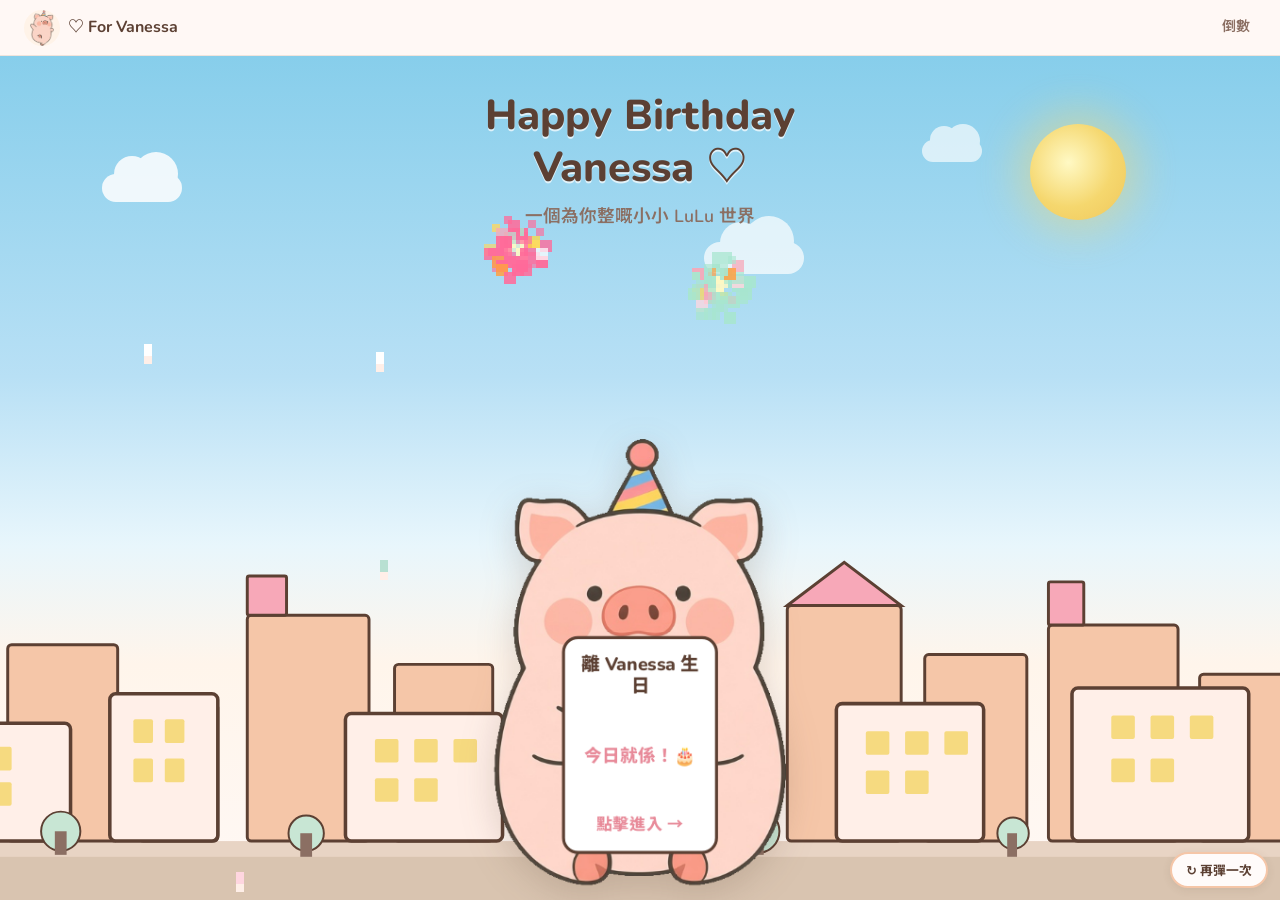
<file: index.html>
<!DOCTYPE html>
<html lang="zh-Hant">
<head>
  <meta charset="UTF-8" />
  <meta name="viewport" content="width=device-width, initial-scale=1" />
  <meta name="description" content="Happy Birthday Vanessa — a private LuLu-inspired birthday site" />
  <title>♡ For Vanessa · Happy Birthday</title>
  <link rel="preconnect" href="https://fonts.googleapis.com" />
  <link rel="preconnect" href="https://fonts.gstatic.com" crossorigin />
  <link href="https://fonts.googleapis.com/css2?family=Noto+Sans+TC:wght@400;600;700;800&family=Nunito:wght@600;700;800&display=swap" rel="stylesheet" />
  <link rel="stylesheet" href="css/styles.css?v=editmode3" />
  <link rel="stylesheet" href="css/edit-mode.css?v=editmode3" />
  <style id="draft-gate">
    /* Inline so hide works even if CSS cache is stale */
    body:not(.is-birthday-day) .draft-until-birthday { display: none !important; }
  </style>
</head>
<body class="landing">
  <nav class="site-nav" aria-label="主選單">
    <a class="nav-brand" href="#top">
      <img src="assets/lulu-mascot.png?v=editmode3" alt="" width="36" height="36" />
      <span>♡ For Vanessa</span>
    </a>
    <ul class="nav-links">
      <li><a href="#countdown">倒數</a></li>
    </ul>
  </nav>

  <header class="hero-scene" id="top" aria-label="首頁動畫場景">
    <div class="sky" aria-hidden="true"></div>
    <div class="sun" aria-hidden="true"></div>
    <div class="cloud cloud-a" aria-hidden="true"></div>
    <div class="cloud cloud-b" aria-hidden="true"></div>
    <div class="cloud cloud-c" aria-hidden="true"></div>

    <canvas id="pixel-fireworks" class="pixel-fireworks" aria-hidden="true"></canvas>

    <!-- Q-style city skyline (scaled up) -->
    <div class="city" aria-hidden="true">
      <svg viewBox="0 0 800 220" preserveAspectRatio="xMidYMax slice" xmlns="http://www.w3.org/2000/svg">
        <rect x="0" y="190" width="800" height="30" fill="#E8D4C4"/>
        <rect x="0" y="198" width="800" height="22" fill="#D9C4B0"/>
        <g fill="#F5C6A8" stroke="#5C4033" stroke-width="1.5" stroke-linejoin="round">
          <rect x="20" y="110" width="48" height="80" rx="2"/>
          <rect x="78" y="90" width="56" height="100" rx="2"/>
          <rect x="145" y="120" width="40" height="70" rx="2"/>
          <rect x="200" y="75" width="62" height="115" rx="2"/>
          <rect x="275" y="100" width="50" height="90" rx="2"/>
          <rect x="340" y="85" width="70" height="105" rx="2"/>
          <rect x="420" y="115" width="44" height="75" rx="2"/>
          <rect x="475" y="70" width="58" height="120" rx="2"/>
          <rect x="545" y="95" width="52" height="95" rx="2"/>
          <rect x="608" y="80" width="66" height="110" rx="2"/>
          <rect x="685" y="105" width="50" height="85" rx="2"/>
          <rect x="745" y="88" width="40" height="102" rx="2"/>
        </g>
        <g fill="#F7A8B8" stroke="#5C4033" stroke-width="1.5">
          <polygon points="20,110 44,88 68,110"/>
          <rect x="200" y="55" width="20" height="20" rx="1"/>
          <rect x="340" y="65" width="24" height="20" rx="1"/>
          <polygon points="475,70 504,48 533,70"/>
          <rect x="608" y="58" width="18" height="22" rx="1"/>
        </g>
        <g fill="#FFEFE8" stroke="#5C4033" stroke-width="1.8" stroke-linejoin="round">
          <rect x="40" y="130" width="70" height="60" rx="3"/>
          <rect x="130" y="115" width="55" height="75" rx="3"/>
          <rect x="250" y="125" width="80" height="65" rx="3"/>
          <rect x="370" y="108" width="60" height="82" rx="3"/>
          <rect x="500" y="120" width="75" height="70" rx="3"/>
          <rect x="620" y="112" width="90" height="78" rx="3"/>
        </g>
        <g fill="#F5D76E" opacity="0.85">
          <rect x="52" y="142" width="10" height="12" rx="1"/><rect x="70" y="142" width="10" height="12" rx="1"/>
          <rect x="52" y="160" width="10" height="12" rx="1"/><rect x="70" y="160" width="10" height="12" rx="1"/>
          <rect x="142" y="128" width="10" height="12" rx="1"/><rect x="158" y="128" width="10" height="12" rx="1"/>
          <rect x="142" y="148" width="10" height="12" rx="1"/><rect x="158" y="148" width="10" height="12" rx="1"/>
          <rect x="265" y="138" width="12" height="12" rx="1"/><rect x="285" y="138" width="12" height="12" rx="1"/><rect x="305" y="138" width="12" height="12" rx="1"/>
          <rect x="265" y="158" width="12" height="12" rx="1"/><rect x="285" y="158" width="12" height="12" rx="1"/>
          <rect x="385" y="122" width="10" height="12" rx="1"/><rect x="402" y="122" width="10" height="12" rx="1"/>
          <rect x="385" y="142" width="10" height="12" rx="1"/><rect x="402" y="142" width="10" height="12" rx="1"/>
          <rect x="515" y="134" width="12" height="12" rx="1"/><rect x="535" y="134" width="12" height="12" rx="1"/><rect x="555" y="134" width="12" height="12" rx="1"/>
          <rect x="515" y="154" width="12" height="12" rx="1"/><rect x="535" y="154" width="12" height="12" rx="1"/>
          <rect x="640" y="126" width="12" height="12" rx="1"/><rect x="660" y="126" width="12" height="12" rx="1"/><rect x="680" y="126" width="12" height="12" rx="1"/>
          <rect x="640" y="148" width="12" height="12" rx="1"/><rect x="660" y="148" width="12" height="12" rx="1"/>
        </g>
        <g fill="#C8E6D4" stroke="#5C4033" stroke-width="1">
          <circle cx="105" cy="185" r="10"/><rect x="102" y="185" width="6" height="12" fill="#8B6F63" stroke="none"/>
          <circle cx="230" cy="186" r="9"/><rect x="227" y="186" width="6" height="12" fill="#8B6F63" stroke="none"/>
          <circle cx="460" cy="185" r="11"/><rect x="457" y="185" width="6" height="12" fill="#8B6F63" stroke="none"/>
          <circle cx="590" cy="186" r="8"/><rect x="587" y="186" width="5" height="12" fill="#8B6F63" stroke="none"/>
        </g>
      </svg>
    </div>

    <div class="hero-copy">
      <h1 class="draft-until-birthday">Happy Birthday<br />Vanessa ♡</h1>
      <p class="sub">一個為你整嘅小小 LuLu 世界</p>
    </div>

    <!-- Pop-up mascot: full-body bounce from bottom, card below face -->
    <div id="lulu-flyer" class="flyer-wrap" role="img" aria-label="LuLu 全身由下彈出，手持生日倒數紙牌">
      <div class="flyer">
        <img class="flyer-mascot flyer-back" src="assets/lulu-fly-back.png?v=editmode3" alt="" width="479" height="593" draggable="false" hidden />
        <img class="flyer-mascot flyer-front flyer-fullbody" src="assets/lulu-fullbody.png?v=editmode3" alt="原創 LuLu 風全身吉祥物（派對帽）" width="433" height="655" draggable="false" />
        <a class="birthday-sign" id="birthday-sign" href="inside.html?v=surprise1" aria-label="離 Vanessa 生日倒數，點擊進入下一頁">
          <div class="sign-label">離 Vanessa 生日</div>
          <div class="sign-countdown" aria-live="polite">
            <div class="sign-unit"><span class="num" data-cd="days">–</span><span class="lbl">天</span></div>
            <div class="sign-unit"><span class="num" data-cd="hours">–</span><span class="lbl">時</span></div>
            <div class="sign-unit"><span class="num" data-cd="mins">–</span><span class="lbl">分</span></div>
            <div class="sign-unit"><span class="num" data-cd="secs">–</span><span class="lbl">秒</span></div>
          </div>
          <div class="sign-done">今日就係！🎂</div>
          <div class="sign-click-hint">點擊進入 →</div>
        </a>
      </div>
    </div>

    <div class="scene-controls">
      <button type="button" class="btn-replay" id="btn-replay" title="重播彈出">↻ 再彈一次</button>
    </div>
  </header>

  
  <!-- Homepage stays hero-only. Draft gallery/surprise live on inside.html,
       gated until 2026-11-11 00:00 HKT (body.is-birthday-day). Preview: ?unlock=1
       Full backup: backups/index-full-before-hide-2026-10-17.html -->


  <!-- Edit mode (temporary): open with ?edit=1
       Local: index.html?edit=1
       Live:  ?v=editmode3&edit=1
       Without edit=1 the script no-ops; uploads/drags stay in localStorage only. -->
  <script src="js/main.js?v=editmode3"></script>
  <script src="js/fireworks.js?v=editmode3"></script>
  <script src="js/edit-mode.js?v=editmode3"></script>
</body>
</html>
</file>
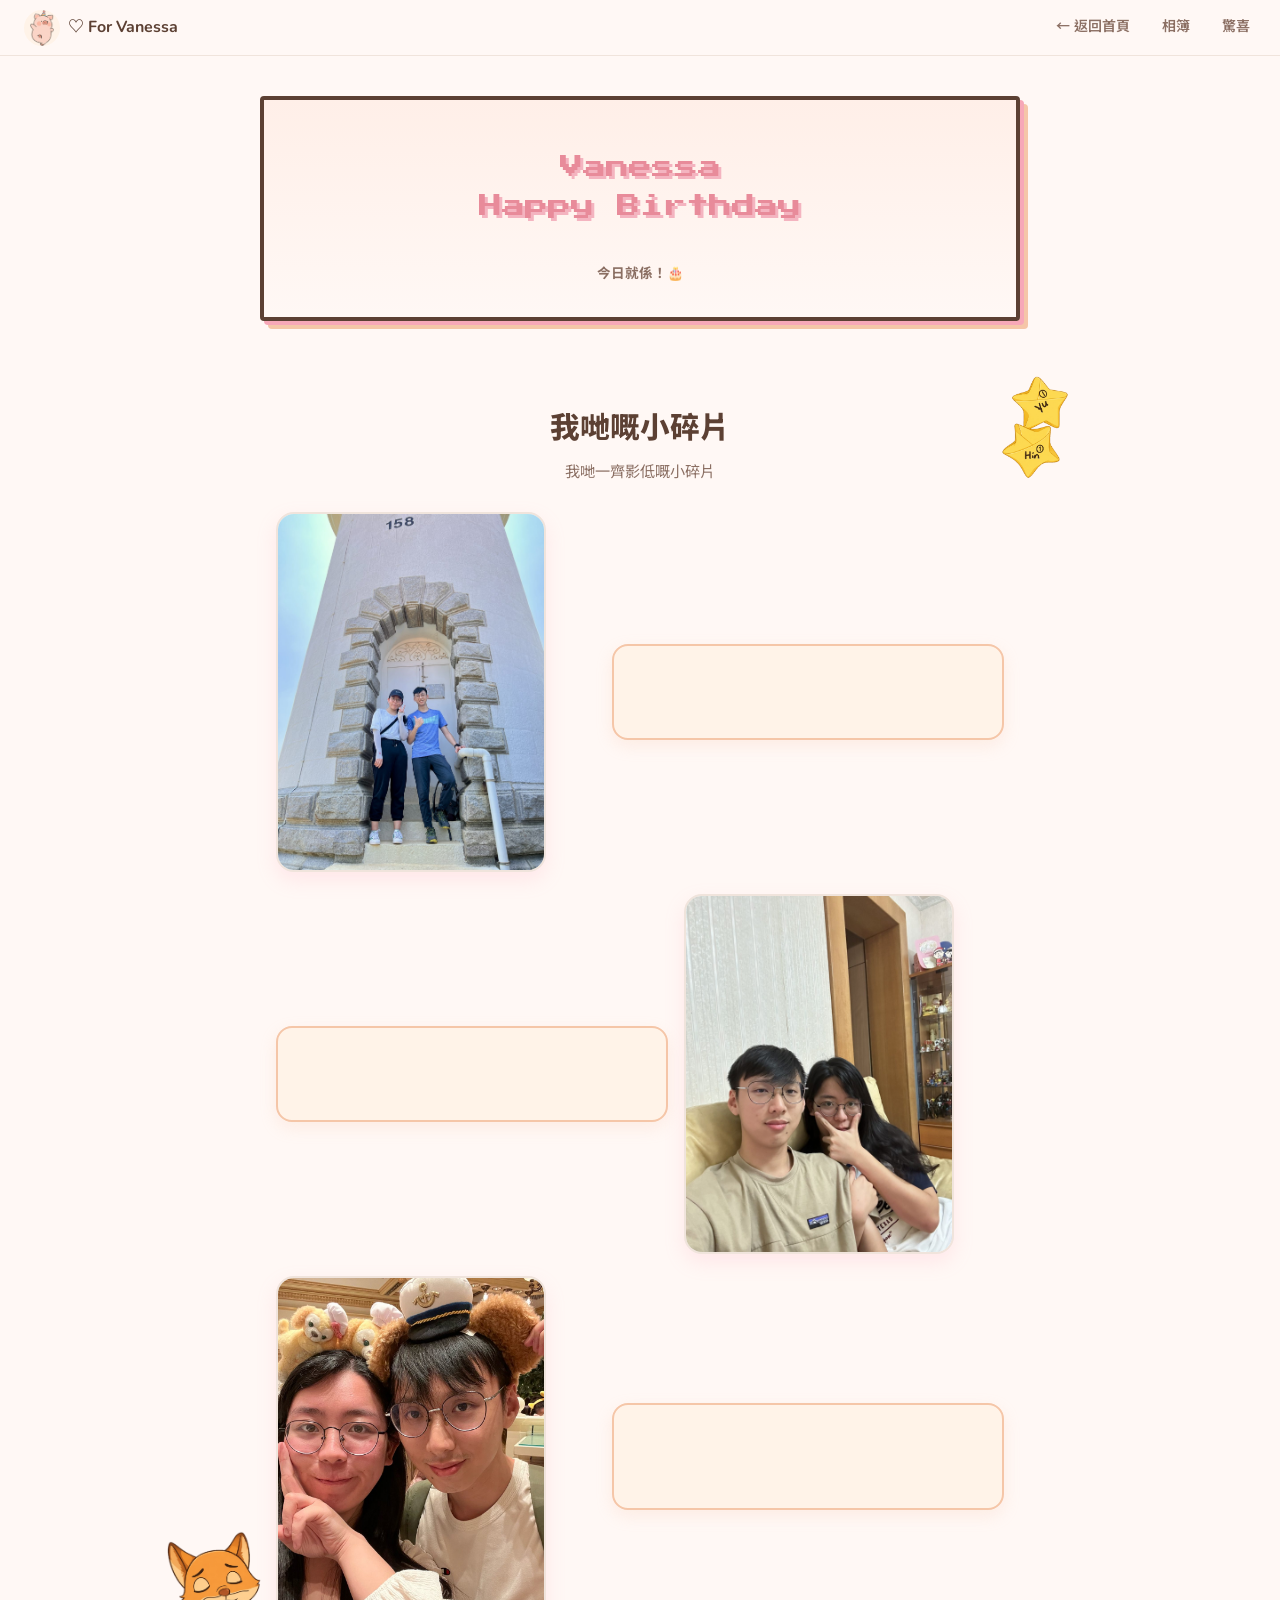
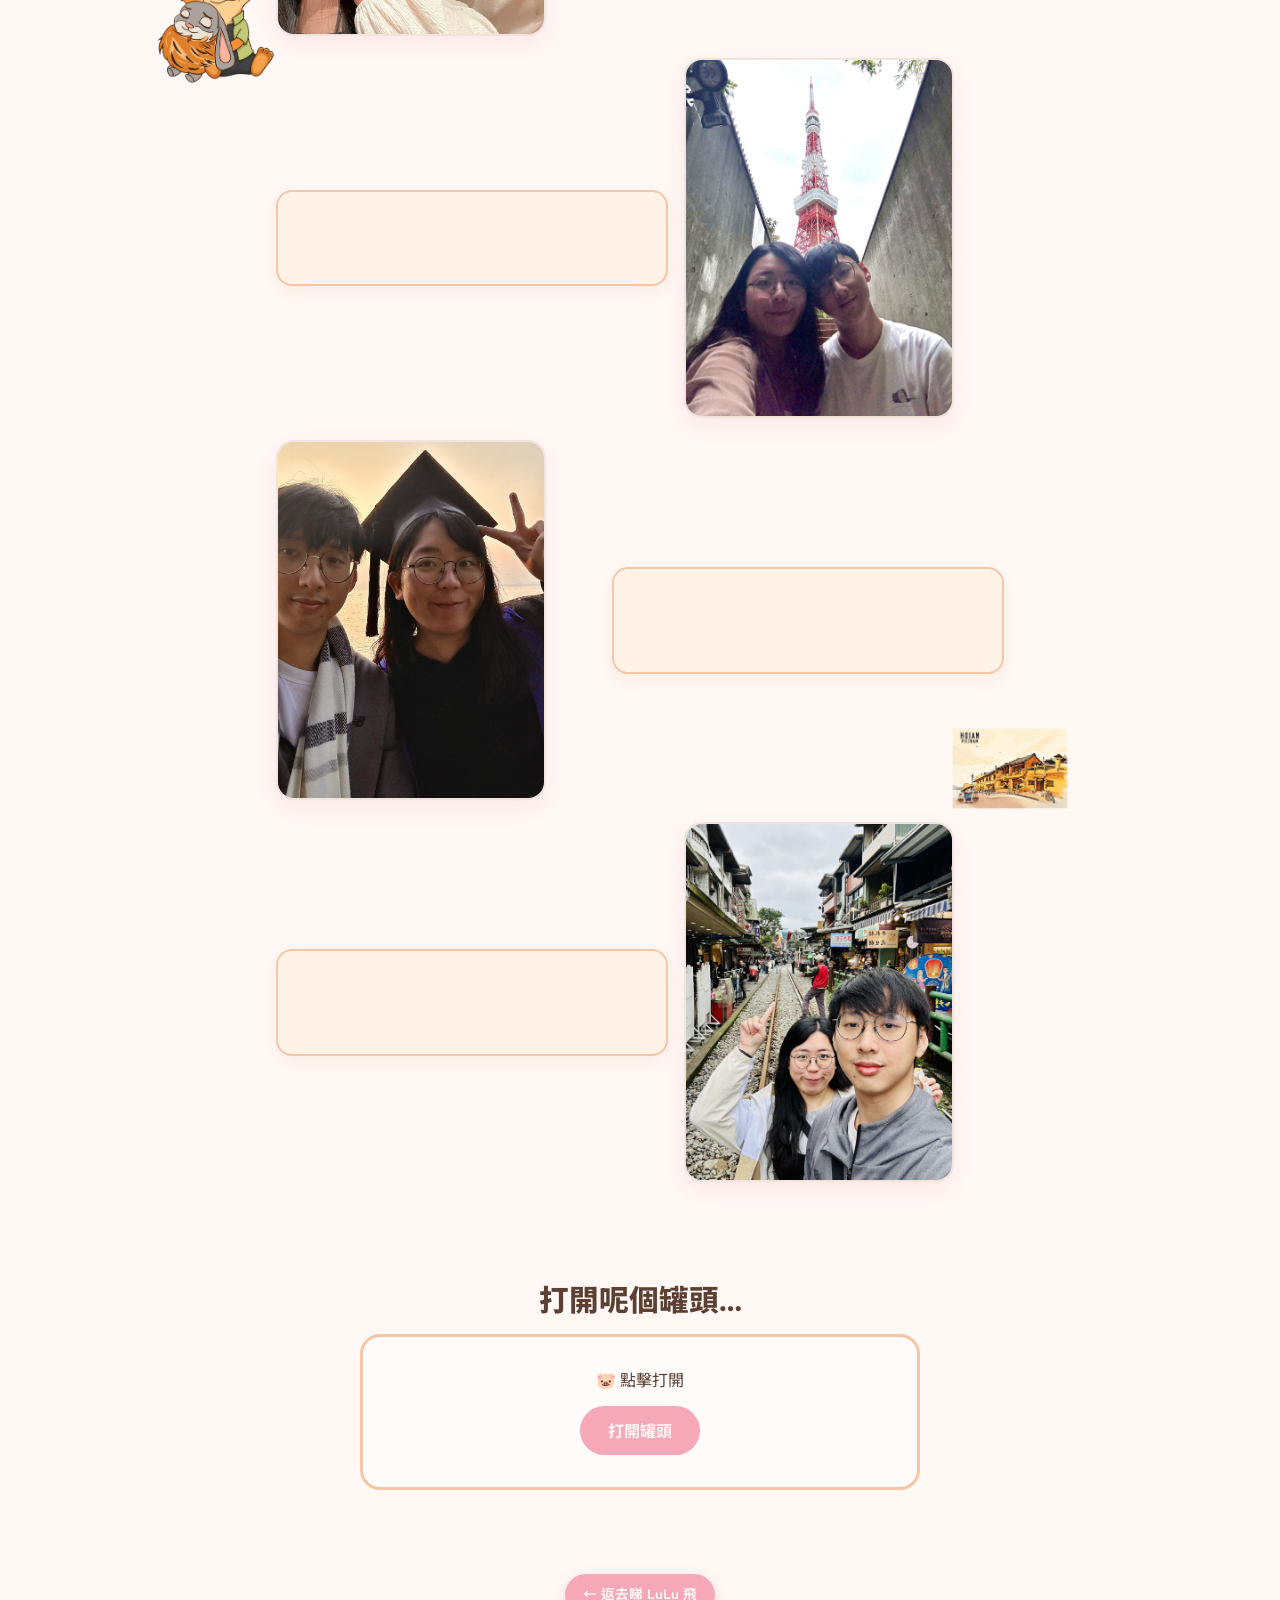
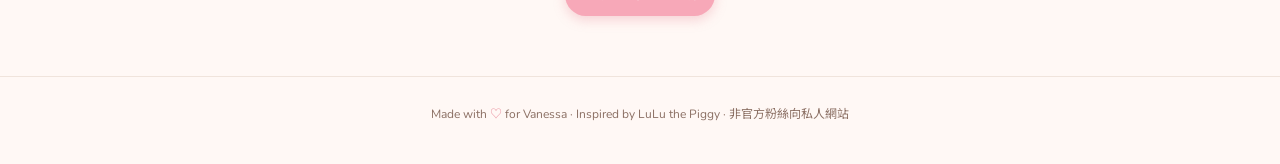
<file: inside.html>
<!DOCTYPE html>
<html lang="zh-Hant">
<head>
  <meta charset="UTF-8" />
  <meta name="viewport" content="width=device-width, initial-scale=1" />
  <meta name="description" content="Vanessa birthday countdown — pixel edition" />
  <meta http-equiv="Cache-Control" content="no-cache, no-store, must-revalidate" />
  <title>♡ Countdown · For Vanessa</title>
  <link rel="preconnect" href="https://fonts.googleapis.com" />
  <link rel="preconnect" href="https://fonts.gstatic.com" crossorigin />
  <link href="https://fonts.googleapis.com/css2?family=Noto+Sans+TC:wght@400;600;700;800&family=Nunito:wght@600;700;800&family=Press+Start+2P&display=swap" rel="stylesheet" />
  <link rel="stylesheet" href="css/styles.css?v=surprise1" />
  <link rel="stylesheet" href="css/edit-mode.css?v=surprise1" />
  <!-- Draft sections (gallery/surprise) stay hidden until 2026-11-11 00:00 HKT
       (body.is-birthday-day). Preview override: ?unlock=1 or ?birthday=1
       Edit mode: ?edit=1 also unlocks drafts on this page for layout work.
       Full backup: backups/inside-full-before-hide-2026-10-17.html -->
  <style id="draft-gate">
    /* Inline so hide works even if CSS cache is stale */
    body:not(.is-birthday-day) .draft-until-birthday { display: none !important; }
  </style>
</head>
<body class="page-inside">
  <nav class="site-nav" aria-label="主選單">
    <a class="nav-brand" href="index.html?v=surprise1">
      <img src="assets/lulu-mascot.png?v=surprise1" alt="" width="36" height="36" />
      <span>♡ For Vanessa</span>
    </a>
    <ul class="nav-links">
      <li><a href="index.html?v=surprise1">← 返回首頁</a></li>
      <li class="draft-until-birthday"><a href="#gallery">相簿</a></li>
      <li class="draft-until-birthday"><a href="#surprise">驚喜</a></li>
    </ul>
  </nav>

  <main class="inside-shell">
    <!-- Pixel countdown: target 2026-11-11 00:00 Asia/Hong_Kong -->
    <section class="pixel-cd-hero" id="pixel-cd-hero" aria-live="polite">
      <h2 class="pixel-title" id="pixel-title"><img class="pixel-title-img" src="assets/title-daoshuzhong.png?v=surprise1" alt="倒數中" width="280" height="104" /></h2>
      <p class="pixel-kicker">離 VANESSA 生日 仲有</p>
      <div class="pixel-countdown" id="pixel-countdown">
        <div class="pixel-cd-unit"><div class="num" data-cd="days">–</div><div class="lbl">DAYS</div></div>
        <div class="pixel-cd-unit"><div class="num" data-cd="hours">–</div><div class="lbl">HRS</div></div>
        <div class="pixel-cd-unit"><div class="num" data-cd="mins">–</div><div class="lbl">MIN</div></div>
        <div class="pixel-cd-unit"><div class="num" data-cd="secs">–</div><div class="lbl">SEC</div></div>
      </div>
      <div class="pixel-birthday-msg" id="pixel-birthday-msg">Vanessa<br />Happy Birthday</div>
      <p class="pixel-cd-sub" id="pixel-cd-sub">2026.11.11 00:00 · UTC+8</p>
    </section>

    <!-- Draft / placeholder sections — hidden until birthday (or ?unlock=1 / ?edit=1) -->
    <section class="section draft-until-birthday" id="gallery" style="padding-left:0;padding-right:0;max-width:none">
      <h2>我哋嘅小碎片</h2>
      <p class="lead">我哋一齊影低嘅小碎片</p>
            <div class="gallery-stagger">
        <article class="gallery-row gallery-row--photo-left">
          <figure class="gallery-card">
            <img src="assets/gallery/gallery-01.jpg?v=surprise1" alt="小碎片 1" loading="lazy" width="1200" height="1600" />
          </figure>
          <div class="gallery-text" contenteditable="true" role="textbox" aria-multiline="true" aria-label="相簿說明 1" data-caption-key="0" data-placeholder="寫一句關於呢張相…" spellcheck="true">我哋第一次行山，嗰日仲要30度</div>
        </article>
        <article class="gallery-row gallery-row--photo-right">
          <figure class="gallery-card">
            <img src="assets/gallery/gallery-02.jpg?v=surprise1" alt="小碎片 2" loading="lazy" width="1200" height="1600" />
          </figure>
          <div class="gallery-text" contenteditable="true" role="textbox" aria-multiline="true" aria-label="相簿說明 2" data-caption-key="1" data-placeholder="寫一句關於呢張相…" spellcheck="true">第一次去東涌,果陣大家仲好瘦</div>
        </article>
        <article class="gallery-row gallery-row--photo-left">
          <figure class="gallery-card">
            <img src="assets/gallery/gallery-03.jpg?v=surprise1" alt="小碎片 3" loading="lazy" width="1600" height="1200" />
          </figure>
          <div class="gallery-text" contenteditable="true" role="textbox" aria-multiline="true" aria-label="相簿說明 3" data-caption-key="2" data-placeholder="寫一句關於呢張相…" spellcheck="true">第一次去迪士尼,唔知你個頭箍封咗塵未呢。<br>下次要買個一對一齊戴</div>
        </article>
        <article class="gallery-row gallery-row--photo-right">
          <figure class="gallery-card">
            <img src="assets/gallery/gallery-04.jpg?v=surprise1" alt="小碎片 4" loading="lazy" width="1200" height="1600" />
          </figure>
          <div class="gallery-text" contenteditable="true" role="textbox" aria-multiline="true" aria-label="相簿說明 4" data-caption-key="3" data-placeholder="寫一句關於呢張相…" spellcheck="true">第一次去旅行Yeah, 希望可以再同寶寶去更多地方</div>
        </article>
        <article class="gallery-row gallery-row--photo-left">
          <figure class="gallery-card">
            <img src="assets/gallery/gallery-05.jpg?v=surprise1" alt="小碎片 5" loading="lazy" width="1600" height="1200" />
          </figure>
          <div class="gallery-text" contenteditable="true" role="textbox" aria-multiline="true" aria-label="相簿說明 5" data-caption-key="4" data-placeholder="寫一句關於呢張相…" spellcheck="true">恭喜寶寶EN畢業，<br>話咁快你就做左兩年EN就快變RN喇</div>
        </article>
        <article class="gallery-row gallery-row--photo-right">
          <figure class="gallery-card">
            <img src="assets/gallery/gallery-06.jpg?v=surprise1" alt="小碎片 6" loading="lazy" width="1200" height="1600" />
          </figure>
          <div class="gallery-text" contenteditable="true" role="textbox" aria-multiline="true" aria-label="相簿說明 6" data-caption-key="5" data-placeholder="寫一句關於呢張相…" spellcheck="true">快閃台灣!!!可惜寶寶淨係浸左陣就M到,下次再浸!<br>寶寶下次去哩阿里山好唔好?</div>
        </article>
      </div>
    </section>

    <section class="section draft-until-birthday" id="surprise" style="padding-left:0;padding-right:0;max-width:none">
      <h2>打開呢個罐頭…</h2>
      <div class="surprise-box" id="surprise-box">
        <p class="surprise-tease">🐷 點擊打開</p>
        <button type="button" id="btn-surprise">打開罐頭</button>
        <div class="surprise-reveal">
          <p>首先, 祝你生日快樂, 29歲卜卜脆。</p>
          <p>其次, 願諒我依排太忙, 本來有好多野想寫好多野想做都做唔切。</p>
          <p>話咁快就第四年生日, 但今年正日又見唔到面 SAD。</p>
          <p>好開心識到寶寶, 呢四年大家一齊努力, 由個職員仔變到EN, 依家仲要向緊RN 邁進。</p>
          <p>希望接下來嘅日子都可以同你一齊互相鼓勵去到財富自由!!!</p>
          <p class="surprise-close">生日快樂，寶寶。愛你。</p>
        </div>
      </div>
    </section>

    <!-- Locked stickers from edit-mode coords (always visible, not draft-gated) -->
    <div class="locked-overlays" aria-hidden="true">
      <img class="locked-overlay" src="assets/overlay-stars-yu-hin.png?v=surprise1" alt="星星 Yu · Hin"
           style="left:95%;top:9.9%;width:8.7%;z-index:40" />
      <img class="locked-overlay overlay-nick-judy" src="assets/overlay-nick-judy-hug.png?v=surprise1" alt="狐狸兔兔擁抱"
           style="left:-10.9%;top:45.8%;width:15.6%;z-index:41" />
      <img class="locked-overlay" src="assets/overlay-hoian.png?v=surprise1" alt="會安明信片"
           style="left:88.8%;top:70.5%;width:15%;z-index:42" />
    </div>

    <p class="inside-back">
      <a class="cta-hint" href="index.html?v=surprise1">← 返去睇 LuLu 飛</a>
    </p>
  </main>

  <footer class="site-footer draft-until-birthday">
    <p>Made with <span class="heart">♡</span> for Vanessa · Inspired by LuLu the Piggy · 非官方粉絲向私人網站</p>
  </footer>

  <!-- Edit mode (temporary): open with ?edit=1
       Local: inside.html?edit=1
       Live:  inside.html?v=surprise1&edit=1
       Without edit=1 the script no-ops; uploads/drags stay in localStorage only. -->
  <script src="js/main.js?v=surprise1"></script>
  <script src="js/edit-mode.js?v=surprise1"></script>
</body>
</html>
</file>
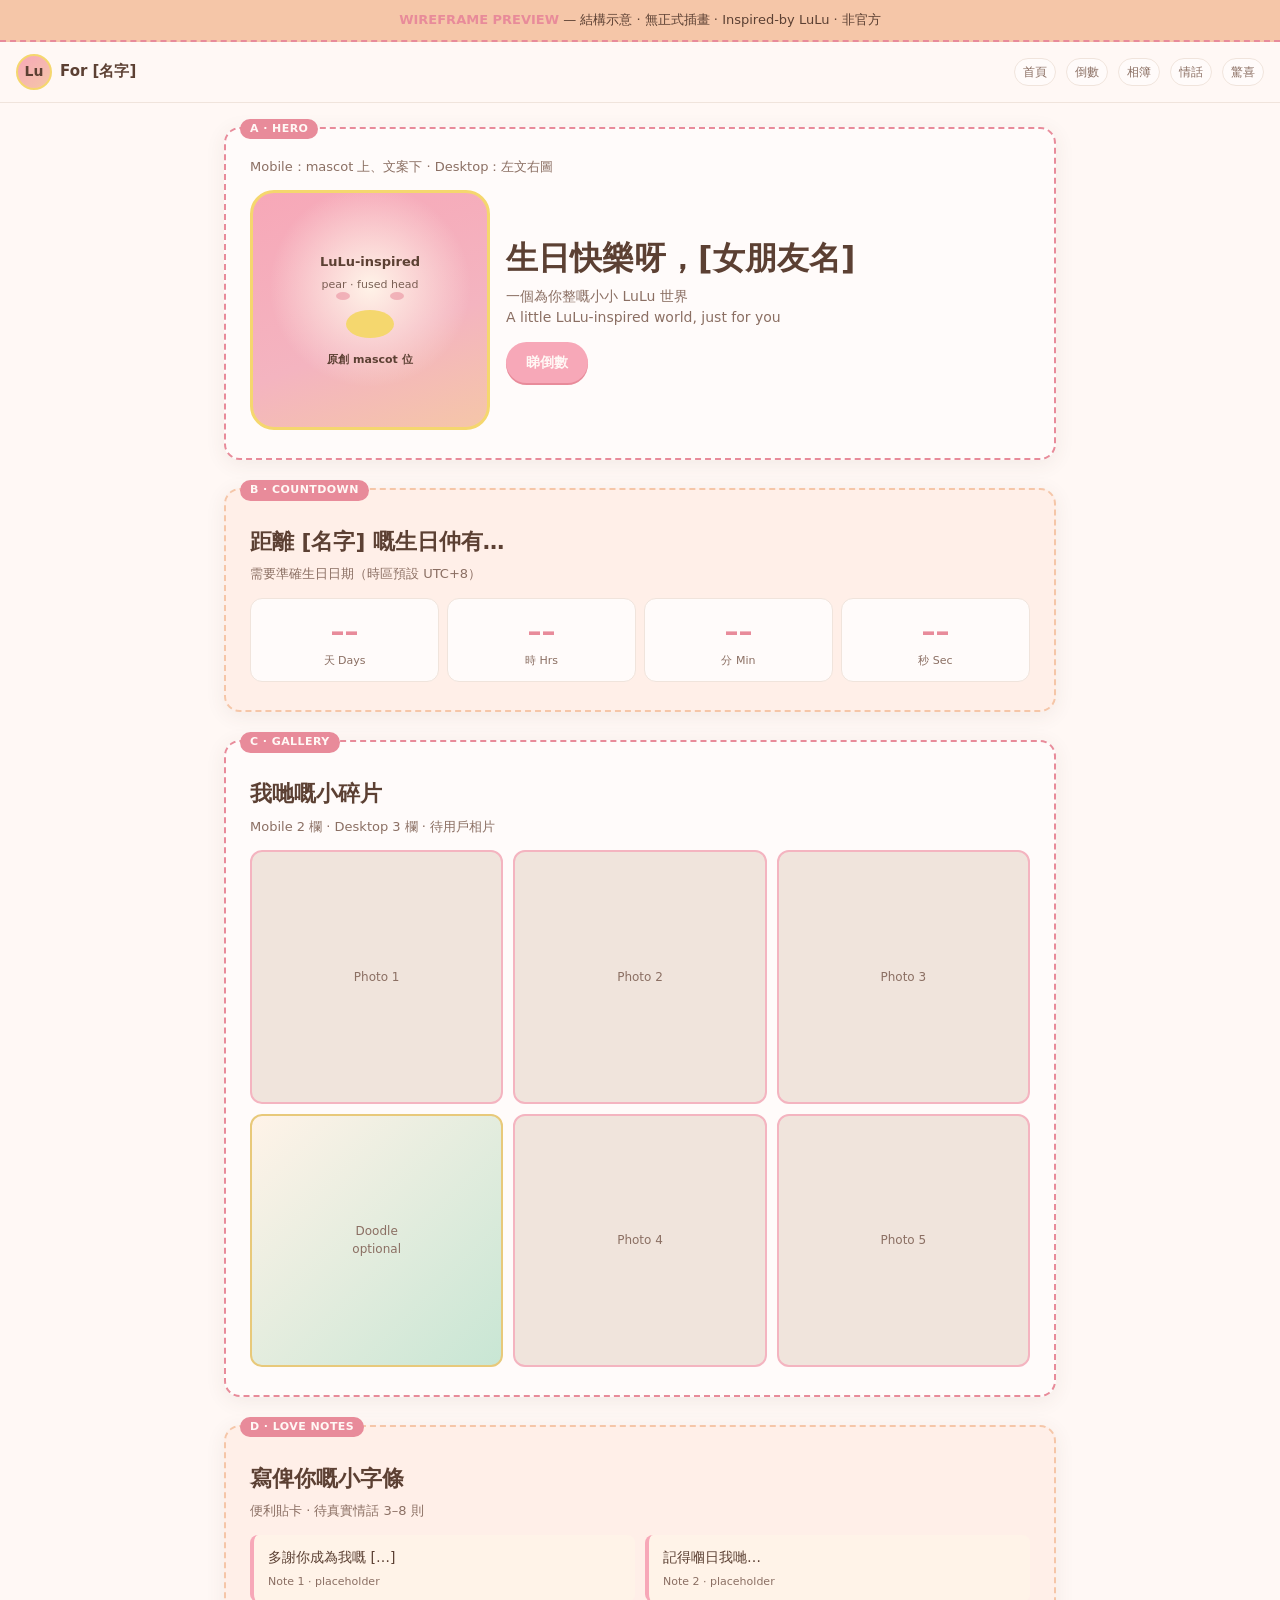
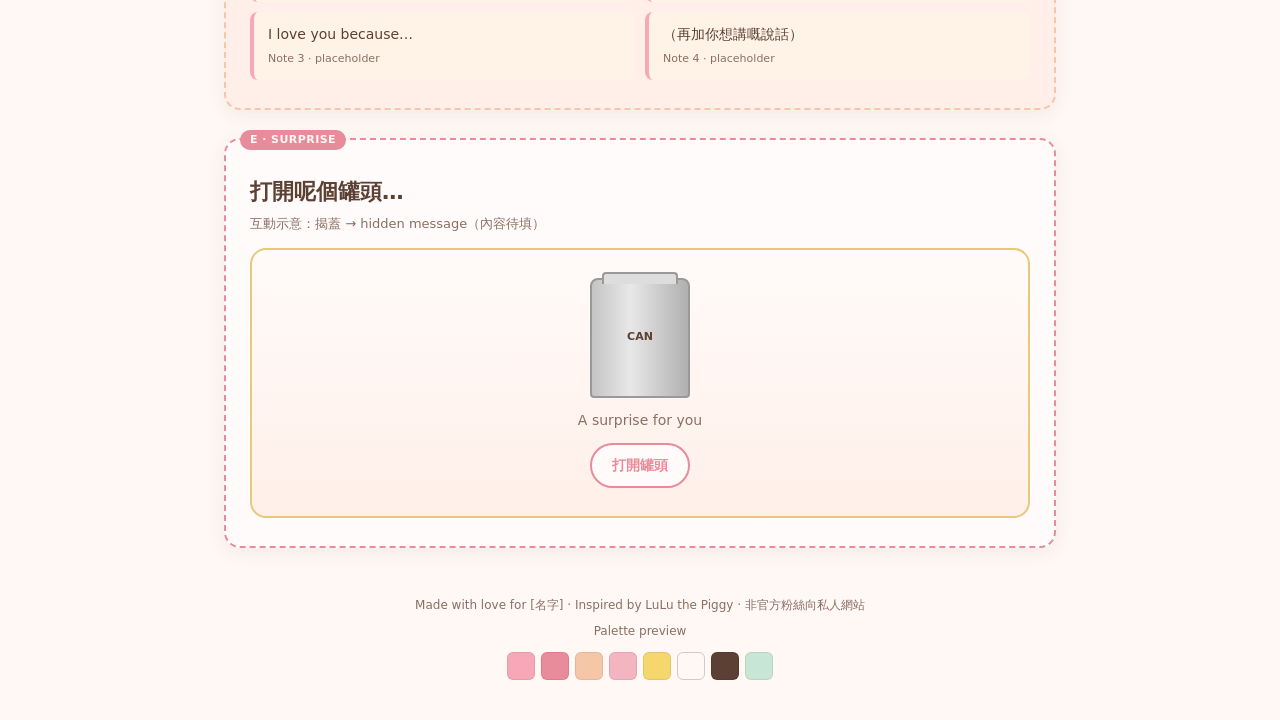
<file: wireframe-preview.html>
<!DOCTYPE html>
<html lang="zh-Hant">
<head>
  <meta charset="UTF-8" />
  <meta name="viewport" content="width=device-width, initial-scale=1" />
  <title>LuLu Birthday Site — Wireframe Preview</title>
  <style>
    :root {
      --pink-primary: #F7A8B8;
      --pink-deep: #E88B9A;
      --peach: #F5C6A8;
      --blush: #F4B4C0;
      --snout-yellow: #F5D76E;
      --cream-highlight: #FFF3E8;
      --bg-page: #FFF8F5;
      --bg-section-alt: #FFEFE8;
      --neutral-soft: #F0E4DC;
      --white-soft: #FFFBFA;
      --text-main: #5C4033;
      --text-muted: #8B6F63;
      --text-on-pink: #FFF8F5;
      --mint-soft: #C8E6D4;
      --gold-soft: #E8C97A;
      --radius: 16px;
      --shadow: 0 4px 20px rgba(92, 64, 51, 0.08);
      --max: 800px;
    }
    * { box-sizing: border-box; margin: 0; padding: 0; }
    body {
      font-family: "Nunito", "Noto Sans TC", system-ui, sans-serif;
      background: var(--bg-page);
      color: var(--text-main);
      line-height: 1.5;
      min-height: 100vh;
    }
    .banner {
      background: var(--peach);
      color: var(--text-main);
      text-align: center;
      padding: 10px 16px;
      font-size: 13px;
      border-bottom: 2px dashed var(--pink-deep);
    }
    .banner strong { color: var(--pink-deep); }
    header.nav {
      position: sticky;
      top: 0;
      z-index: 10;
      background: rgba(255, 248, 245, 0.92);
      backdrop-filter: blur(8px);
      border-bottom: 1px solid var(--neutral-soft);
      padding: 12px 16px;
      display: flex;
      align-items: center;
      justify-content: space-between;
      gap: 12px;
    }
    .nav-brand {
      display: flex;
      align-items: center;
      gap: 8px;
      font-weight: 700;
      font-size: 15px;
    }
    .nav-icon {
      width: 36px;
      height: 36px;
      border-radius: 50%;
      background: linear-gradient(145deg, var(--pink-primary), var(--peach));
      border: 2px solid var(--snout-yellow);
      display: grid;
      place-items: center;
      font-size: 14px;
      flex-shrink: 0;
    }
    .nav-links {
      display: flex;
      flex-wrap: wrap;
      gap: 6px 10px;
      font-size: 12px;
    }
    .nav-links a {
      color: var(--text-muted);
      text-decoration: none;
      padding: 4px 8px;
      border-radius: 999px;
      background: var(--white-soft);
      border: 1px solid var(--neutral-soft);
    }
    .nav-links a:hover {
      background: var(--pink-primary);
      color: var(--text-on-pink);
      border-color: var(--pink-deep);
    }
    main {
      max-width: var(--max);
      margin: 0 auto;
      padding: 16px;
      display: flex;
      flex-direction: column;
      gap: 20px;
    }
    .section {
      background: var(--white-soft);
      border: 2px dashed var(--pink-deep);
      border-radius: var(--radius);
      padding: 20px 16px;
      box-shadow: var(--shadow);
      position: relative;
    }
    .section.alt {
      background: var(--bg-section-alt);
      border-color: var(--peach);
    }
    .label {
      position: absolute;
      top: -10px;
      left: 14px;
      background: var(--pink-deep);
      color: var(--text-on-pink);
      font-size: 11px;
      font-weight: 700;
      letter-spacing: 0.04em;
      text-transform: uppercase;
      padding: 2px 10px;
      border-radius: 999px;
    }
    .section h2 { font-size: 1.15rem; margin: 8px 0 6px; }
    .section .hint {
      font-size: 13px;
      color: var(--text-muted);
      margin-bottom: 14px;
    }
    .hero-grid {
      display: flex;
      flex-direction: column;
      align-items: center;
      gap: 16px;
      text-align: center;
    }
    .mascot-box {
      width: min(100%, 240px);
      aspect-ratio: 1;
      border-radius: 24px;
      background:
        radial-gradient(circle at 50% 40%, var(--cream-highlight), transparent 55%),
        linear-gradient(160deg, var(--pink-primary), var(--blush) 60%, var(--peach));
      border: 3px solid var(--snout-yellow);
      display: flex;
      flex-direction: column;
      align-items: center;
      justify-content: center;
      gap: 6px;
      color: var(--text-main);
      font-size: 13px;
      font-weight: 600;
    }
    .mascot-box .snout {
      width: 48px;
      height: 28px;
      background: var(--snout-yellow);
      border-radius: 50%;
      margin-top: 4px;
    }
    .mascot-box .blush-dots {
      display: flex;
      gap: 40px;
      margin-top: -8px;
    }
    .mascot-box .blush-dots span {
      width: 14px;
      height: 8px;
      background: var(--pink-deep);
      opacity: 0.55;
      border-radius: 50%;
    }
    .hero-copy h1 {
      font-size: clamp(1.5rem, 5vw, 2rem);
      line-height: 1.25;
    }
    .hero-copy p {
      color: var(--text-muted);
      margin: 8px 0 14px;
      font-size: 14px;
    }
    .btn {
      display: inline-block;
      background: var(--pink-primary);
      color: var(--text-on-pink);
      border: none;
      padding: 10px 20px;
      border-radius: 999px;
      font-weight: 700;
      font-size: 14px;
      cursor: default;
      box-shadow: 0 2px 0 var(--pink-deep);
    }
    .countdown-row {
      display: grid;
      grid-template-columns: repeat(4, 1fr);
      gap: 8px;
    }
    .count-cell {
      background: var(--white-soft);
      border: 1px solid var(--neutral-soft);
      border-radius: 12px;
      padding: 12px 4px;
      text-align: center;
    }
    .count-cell .num {
      font-size: clamp(1.25rem, 4vw, 1.75rem);
      font-weight: 800;
      color: var(--pink-deep);
    }
    .count-cell .unit {
      font-size: 11px;
      color: var(--text-muted);
    }
    .gallery-grid {
      display: grid;
      grid-template-columns: repeat(2, 1fr);
      gap: 10px;
    }
    .photo-slot {
      aspect-ratio: 1;
      border-radius: 12px;
      background: var(--neutral-soft);
      border: 2px solid var(--blush);
      display: grid;
      place-items: center;
      font-size: 12px;
      color: var(--text-muted);
      text-align: center;
      padding: 8px;
    }
    .photo-slot.doodle {
      background: linear-gradient(135deg, var(--cream-highlight), var(--mint-soft));
      border-color: var(--gold-soft);
    }
    .notes {
      display: flex;
      flex-direction: column;
      gap: 10px;
    }
    .note-card {
      background: var(--cream-highlight);
      border-left: 4px solid var(--pink-primary);
      border-radius: 8px;
      padding: 12px 14px;
      font-size: 14px;
    }
    .note-card .meta {
      font-size: 11px;
      color: var(--text-muted);
      margin-top: 6px;
    }
    .surprise-box {
      background: linear-gradient(180deg, var(--white-soft), var(--bg-section-alt));
      border: 2px solid var(--gold-soft);
      border-radius: 16px;
      padding: 28px 16px;
      text-align: center;
    }
    .can-mock {
      width: 100px;
      height: 120px;
      margin: 0 auto 12px;
      background: linear-gradient(90deg, #c4c4c4, #e8e8e8 40%, #b0b0b0);
      border-radius: 8px 8px 4px 4px;
      border: 2px solid #999;
      display: grid;
      place-items: center;
      font-size: 11px;
      font-weight: 700;
      color: var(--text-main);
      position: relative;
    }
    .can-mock::before {
      content: "";
      position: absolute;
      top: -8px;
      left: 10%;
      right: 10%;
      height: 10px;
      background: #ddd;
      border-radius: 4px 4px 0 0;
      border: 2px solid #999;
      border-bottom: none;
    }
    .btn-outline {
      background: var(--white-soft);
      color: var(--pink-deep);
      border: 2px solid var(--pink-deep);
      box-shadow: none;
      margin-top: 8px;
    }
    footer.site-footer {
      text-align: center;
      padding: 24px 16px 40px;
      font-size: 12px;
      color: var(--text-muted);
      max-width: var(--max);
      margin: 0 auto;
    }
    .palette-strip {
      display: flex;
      flex-wrap: wrap;
      gap: 6px;
      justify-content: center;
      margin-top: 12px;
    }
    .swatch {
      width: 28px;
      height: 28px;
      border-radius: 6px;
      border: 1px solid rgba(0,0,0,0.08);
    }
    @media (min-width: 640px) {
      main { padding: 24px; gap: 28px; }
      .hero-grid {
        flex-direction: row;
        text-align: left;
        align-items: center;
        justify-content: space-between;
      }
      .hero-copy { flex: 1; }
      .gallery-grid { grid-template-columns: repeat(3, 1fr); }
      .notes { display: grid; grid-template-columns: 1fr 1fr; }
      .section { padding: 28px 24px; }
      .section h2 { font-size: 1.35rem; }
    }
    @media (min-width: 900px) {
      :root { --max: 880px; }
    }
  </style>
</head>
<body>
  <div class="banner">
    <strong>WIREFRAME PREVIEW</strong> — 結構示意 · 無正式插畫 · Inspired-by LuLu · 非官方
  </div>

  <header class="nav">
    <div class="nav-brand">
      <div class="nav-icon" title="Mascot icon placeholder">Lu</div>
      <span>For [名字]</span>
    </div>
    <nav class="nav-links" aria-label="Sections">
      <a href="#hero">首頁</a>
      <a href="#countdown">倒數</a>
      <a href="#gallery">相簿</a>
      <a href="#notes">情話</a>
      <a href="#surprise">驚喜</a>
    </nav>
  </header>

  <main>
    <section class="section" id="hero">
      <span class="label">A · Hero</span>
      <p class="hint">Mobile：mascot 上、文案下 · Desktop：左文右圖</p>
      <div class="hero-grid">
        <div class="mascot-box" aria-label="Mascot placeholder">
          <span>LuLu-inspired</span>
          <span style="font-size:11px;font-weight:500;opacity:.8">pear · fused head</span>
          <div class="blush-dots"><span></span><span></span></div>
          <div class="snout" title="yellow snout"></div>
          <span style="font-size:11px;margin-top:8px">原創 mascot 位</span>
        </div>
        <div class="hero-copy">
          <h1>生日快樂呀，[女朋友名]</h1>
          <p>一個為你整嘅小小 LuLu 世界<br />A little LuLu-inspired world, just for you</p>
          <span class="btn">睇倒數</span>
        </div>
      </div>
    </section>

    <section class="section alt" id="countdown">
      <span class="label">B · Countdown</span>
      <h2>距離 [名字] 嘅生日仲有…</h2>
      <p class="hint">需要準確生日日期（時區預設 UTC+8）</p>
      <div class="countdown-row">
        <div class="count-cell"><div class="num">––</div><div class="unit">天 Days</div></div>
        <div class="count-cell"><div class="num">––</div><div class="unit">時 Hrs</div></div>
        <div class="count-cell"><div class="num">––</div><div class="unit">分 Min</div></div>
        <div class="count-cell"><div class="num">––</div><div class="unit">秒 Sec</div></div>
      </div>
    </section>

    <section class="section" id="gallery">
      <span class="label">C · Gallery</span>
      <h2>我哋嘅小碎片</h2>
      <p class="hint">Mobile 2 欄 · Desktop 3 欄 · 待用戶相片</p>
      <div class="gallery-grid">
        <div class="photo-slot">Photo 1</div>
        <div class="photo-slot">Photo 2</div>
        <div class="photo-slot">Photo 3</div>
        <div class="photo-slot doodle">Doodle<br />optional</div>
        <div class="photo-slot">Photo 4</div>
        <div class="photo-slot">Photo 5</div>
      </div>
    </section>

    <section class="section alt" id="notes">
      <span class="label">D · Love Notes</span>
      <h2>寫俾你嘅小字條</h2>
      <p class="hint">便利貼卡 · 待真實情話 3–8 則</p>
      <div class="notes">
        <div class="note-card">
          多謝你成為我嘅 […]
          <div class="meta">Note 1 · placeholder</div>
        </div>
        <div class="note-card">
          記得嗰日我哋…
          <div class="meta">Note 2 · placeholder</div>
        </div>
        <div class="note-card">
          I love you because…
          <div class="meta">Note 3 · placeholder</div>
        </div>
        <div class="note-card">
          （再加你想講嘅說話）
          <div class="meta">Note 4 · placeholder</div>
        </div>
      </div>
    </section>

    <section class="section" id="surprise">
      <span class="label">E · Surprise</span>
      <h2>打開呢個罐頭…</h2>
      <p class="hint">互動示意：揭蓋 → hidden message（內容待填）</p>
      <div class="surprise-box">
        <div class="can-mock">CAN</div>
        <p style="font-size:14px;color:var(--text-muted);margin-bottom:4px;">A surprise for you</p>
        <span class="btn btn-outline">打開罐頭</span>
      </div>
    </section>
  </main>

  <footer class="site-footer">
    <p>Made with love for [名字] · Inspired by LuLu the Piggy · 非官方粉絲向私人網站</p>
    <p style="margin-top:8px;">Palette preview</p>
    <div class="palette-strip" aria-label="Color palette">
      <div class="swatch" style="background:#F7A8B8" title="#F7A8B8"></div>
      <div class="swatch" style="background:#E88B9A" title="#E88B9A"></div>
      <div class="swatch" style="background:#F5C6A8" title="#F5C6A8"></div>
      <div class="swatch" style="background:#F4B4C0" title="#F4B4C0"></div>
      <div class="swatch" style="background:#F5D76E" title="#F5D76E"></div>
      <div class="swatch" style="background:#FFF8F5;border-color:#ccc" title="#FFF8F5"></div>
      <div class="swatch" style="background:#5C4033" title="#5C4033"></div>
      <div class="swatch" style="background:#C8E6D4" title="#C8E6D4"></div>
    </div>
  </footer>
</body>
</html>
</file>
<file: css/styles.css>
/* LuLu Birthday Site — Vanessa · Design tokens from DESIGN_BRIEF.md */
:root {
  --pink-primary: #F7A8B8;
  --pink-deep: #E88B9A;
  --peach: #F5C6A8;
  --blush: #F4B4C0;
  --snout-yellow: #F5D76E;
  --cream-highlight: #FFF3E8;
  --bg-page: #FFF8F5;
  --bg-section-alt: #FFEFE8;
  --neutral-soft: #F0E4DC;
  --white-soft: #FFFBFA;
  --text-main: #5C4033;
  --text-muted: #8B6F63;
  --text-on-pink: #FFF8F5;
  --mint-soft: #C8E6D4;
  --gold-soft: #E8C97A;
  --sky-top: #87CEEB;
  --sky-mid: #B8E0F5;
  --sky-low: #E8F6FC;
  --nav-h: 56px;
  /* Pop-up size → full-body sitting figure (never crop head/feet) */
  --flyer-size: clamp(200px, 36vw, 300px);
  /* Width drives height (PNG 433×655); object-fit:contain keeps full silhouette.
     Desktop max ~340px so party hat stays below hero title+subtitle. */
  --flyer-landed-size: clamp(220px, 42vmin, 340px);
  --flyer-landed-h: min(52vh, 460px);
  /* ~30fps-friendly: 1.4s bounce pop ≈ 42 frames @ 30fps */
  --flight-duration: 0.75s; /* shorter bounce */
  --cursor-default: url("../assets/cursor-default.png") 0 0, auto;
  --cursor-pointer: url("../assets/cursor-pointer.png") 6 1, pointer;
}

*, *::before, *::after { box-sizing: border-box; margin: 0; padding: 0; }

html { scroll-behavior: smooth; }

@font-face {
  font-family: "辰宇落雁體 Thin";
  src: url("../assets/fonts/ChenYuluoyan-2.0-Thin.ttf") format("truetype");
  font-weight: normal;
  font-style: normal;
  font-display: swap;
}
@font-face {
  font-family: "ChenYuluoyan";
  src: url("../assets/fonts/ChenYuluoyan-2.0-Thin.ttf") format("truetype");
  font-weight: normal;
  font-style: normal;
  font-display: swap;
}

body {
  font-family: "Nunito", "Noto Sans TC", system-ui, sans-serif;
  color: var(--text-main);
  background: var(--bg-page);
  line-height: 1.6;
  overflow-x: hidden;
  cursor: var(--cursor-default);
}

/* —— Landing lock: hide everything below hero until user clicks card → inside.html —— */
html:has(body.landing),
body.landing {
  height: 100%;
  overflow: hidden !important;
  overscroll-behavior: none;
  touch-action: manipulation;
}
body.landing .site-nav {
  /* keep nav but prevent scroll-away */
}
body.landing .hero-scene {
  height: calc(100svh - var(--nav-h));
  height: calc(100dvh - var(--nav-h));
  min-height: calc(100svh - var(--nav-h));
  max-height: calc(100dvh - var(--nav-h));
}
body.landing .hero-scene ~ *:not(.scene-controls):not(.edit-mode-panel) {
  display: none !important;
  visibility: hidden !important;
  pointer-events: none !important;
}
/* Edit mode panel must stay visible on landing */
body.landing.is-edit-mode .edit-mode-panel {
  display: block !important;
  visibility: visible !important;
  pointer-events: auto !important;
}
/* Extra safety: sections after hero never paint on landing */
body.landing > section,
body.landing > footer {
  display: none !important;
}


img { max-width: 100%; display: block; }
a { color: var(--pink-deep); text-decoration: none; cursor: var(--cursor-pointer); }
a:hover { text-decoration: underline; }
button, .btn-replay, .cta-hint, .birthday-sign {
  cursor: var(--cursor-pointer);
}

/* —— Nav —— */
.site-nav {
  position: sticky;
  top: 0;
  z-index: 100;
  height: var(--nav-h);
  display: flex;
  align-items: center;
  justify-content: space-between;
  padding: 0 16px;
  background: rgba(255, 248, 245, 0.92);
  backdrop-filter: blur(8px);
  border-bottom: 1px solid var(--neutral-soft);
}
.nav-brand {
  display: flex;
  align-items: center;
  gap: 8px;
  font-weight: 700;
  color: var(--text-main);
  text-decoration: none;
}
.nav-brand img {
  width: 36px;
  height: 36px;
  object-fit: contain;
  border-radius: 50%;
  background: var(--cream-highlight);
}
.nav-links {
  display: flex;
  gap: 12px;
  list-style: none;
  font-size: 13px;
}
.nav-links a {
  color: var(--text-muted);
  font-weight: 600;
  text-decoration: none;
  padding: 4px 6px;
  border-radius: 8px;
}
.nav-links a:hover {
  color: var(--pink-deep);
  background: var(--blush);
  text-decoration: none;
}
@media (min-width: 640px) {
  .nav-links { gap: 20px; font-size: 14px; }
  .site-nav { padding: 0 24px; }
}

/* —— Hero scene —— */
.hero-scene {
  position: relative;
  width: 100%;
  min-height: calc(100svh - var(--nav-h));
  min-height: calc(100vh - var(--nav-h));
  overflow: hidden;
  isolation: isolate;
}

.sky {
  position: absolute;
  inset: 0;
  background: linear-gradient(
    180deg,
    var(--sky-top) 0%,
    var(--sky-mid) 38%,
    var(--sky-low) 58%,
    #FFF5EB 72%,
    var(--bg-page) 100%
  );
  z-index: 0;
}

.sun {
  position: absolute;
  top: 8%;
  right: 12%;
  width: clamp(56px, 12vw, 96px);
  height: clamp(56px, 12vw, 96px);
  border-radius: 50%;
  background: radial-gradient(circle at 40% 40%, #FFF9C4, #F5D76E 55%, #F0C75A 100%);
  box-shadow: 0 0 40px 12px rgba(245, 215, 110, 0.45);
  z-index: 1;
  animation: sun-pulse 4s ease-in-out infinite;
}
@keyframes sun-pulse {
  0%, 100% { transform: scale(1); opacity: 1; }
  50% { transform: scale(1.04); opacity: 0.95; }
}

.cloud {
  position: absolute;
  z-index: 1;
  background: #fff;
  border-radius: 40px;
  opacity: 0.85;
}
.cloud::before,
.cloud::after {
  content: "";
  position: absolute;
  background: #fff;
  border-radius: 50%;
}
.cloud-a {
  width: 80px; height: 28px; top: 14%; left: 8%;
  animation: drift 28s linear infinite;
}
.cloud-a::before { width: 36px; height: 36px; top: -18px; left: 12px; }
.cloud-a::after { width: 44px; height: 44px; top: -22px; left: 32px; }
.cloud-b {
  width: 100px; height: 32px; top: 22%; left: 55%;
  animation: drift 36s linear infinite reverse;
  opacity: 0.7;
}
.cloud-b::before { width: 42px; height: 42px; top: -20px; left: 16px; }
.cloud-b::after { width: 50px; height: 50px; top: -26px; left: 40px; }
.cloud-c {
  width: 60px; height: 22px; top: 10%; left: 72%;
  animation: drift 40s linear infinite;
  opacity: 0.65;
}
.cloud-c::before { width: 28px; height: 28px; top: -14px; left: 8px; }
.cloud-c::after { width: 34px; height: 34px; top: -16px; left: 24px; }
@keyframes drift {
  from { transform: translateX(0); }
  to { transform: translateX(40px); }
}

/* City — scaled up proportionally */
.city {
  position: absolute;
  left: 0;
  right: 0;
  bottom: 0;
  height: clamp(220px, 48vh, 400px);
  z-index: 2;
  pointer-events: none;
  transform: scale(1.08);
  transform-origin: bottom center;
}
.city svg {
  width: 100%;
  height: 100%;
  display: block;
}

.hero-copy {
  position: absolute;
  top: 6%;
  left: 50%;
  transform: translateX(-50%);
  text-align: center;
  z-index: 12; /* above flyer hat */
  width: min(92%, 480px);
  pointer-events: none;
  padding: 0 12px 1.25rem;
}
.hero-copy h1 {
  font-size: clamp(1.6rem, 5.5vw, 2.6rem);
  font-weight: 800;
  color: var(--text-main);
  text-shadow: 0 2px 0 rgba(255,255,255,0.7);
  line-height: 1.25;
}
.hero-copy .sub {
  margin-top: 8px;
  font-size: clamp(0.9rem, 2.8vw, 1.1rem);
  color: var(--text-muted);
  font-weight: 600;
}
.hero-copy .cta-hint {
  margin-top: 16px;
  display: inline-block;
  pointer-events: auto;
  font-size: 0.85rem;
  font-weight: 700;
  color: var(--text-on-pink);
  background: var(--pink-primary);
  padding: 8px 16px;
  border-radius: 999px;
  border: none;
  box-shadow: 0 4px 12px rgba(232, 139, 154, 0.35);
  text-decoration: none;
}
.hero-copy .cta-hint:hover { background: var(--pink-deep); text-decoration: none; }

/* —— Pop-up LuLu (bottom → up bounce, then hold card) —— */
.flyer-wrap {
  position: absolute;
  z-index: 10;
  width: var(--flyer-landed-size);
  left: 50%;
  top: auto;
  bottom: clamp(12px, 2.5vh, 36px);
  right: auto;
  will-change: transform;
  /* Start below viewport, ready to pop — full body incl. feet */
  transform: translate3d(-50%, 130%, 0) scale(0.85);
  overflow: visible;
}
.flyer-wrap.flying {
  animation: lulu-popup var(--flight-duration) cubic-bezier(0.22, 1.4, 0.36, 1) forwards;
}
.flyer-wrap.idle,
.flyer-wrap.landed {
  width: var(--flyer-landed-size);
  max-height: none; /* full body + card; never clip feet */
  left: 50%;
  top: auto;
  bottom: clamp(12px, 2.5vh, 36px);
  right: auto;
  transform: translate3d(-50%, 0, 0);
  animation: bob-idle 2.4s ease-in-out infinite;
  overflow: visible;
}
.flyer-wrap.idle .flyer-front,
.flyer-wrap.landed .flyer-front,
.flyer-wrap.flying .flyer-front {
  width: 100%;
  height: auto;
  max-height: none; /* avoid letterbox; card % must match full PNG */
  object-fit: contain;
  object-position: center center;
  /* Never crop: show ears → feet */
  overflow: visible;
}
/* Mobile / small tablet: LuLu ~65–72vw so party hat stays BELOW hero title+subtitle.
   Height ~48–55vh; bottom-aligned; card % stays on PNG so grip holds. */
@media (max-width: 768px) {
  :root {
    --flyer-landed-size: clamp(240px, min(68vw, 50vh), 360px);
    --flyer-landed-h: min(55vh, 480px);
  }
  .flyer-wrap.idle,
  .flyer-wrap.landed,
  .flyer-wrap {
    bottom: clamp(10px, 2vh, 28px);
  }
  .hero-copy {
    padding-bottom: 0.5rem;
    z-index: 12;
  }
  /* Mobile: same reference proportions */
  .birthday-sign {
    top: calc(36% + 1cm);
    width: 54%;
    height: 48%;
    min-height: 46%;
    max-height: 52%;
    padding: 10px 8px 8px;
    border-width: 3px !important;
    border-radius: 14px;
  }
  .flyer-wrap.flying .birthday-sign {
    top: calc(36% + 1cm);
    width: 54%;
    height: 48%;
  }
  .sign-label {
    font-size: clamp(0.8rem, 3.4vw, 1.05rem);
    margin-bottom: 6px;
  }
  .birthday-sign .sign-unit .num {
    font-size: clamp(0.95rem, 4.5vw, 1.35rem);
  }
  .birthday-sign .sign-unit .lbl {
    font-size: clamp(0.6rem, 2.4vw, 0.8rem);
  }
  .birthday-sign .sign-click-hint {
    font-size: clamp(0.8rem, 3.4vw, 1rem);
    margin-top: 6px;
  }
  .sign-countdown {
    gap: 6px;
  }
  .sign-unit {
    padding: 8px 3px 6px;
    border-radius: 8px;
  }
}
@media (max-width: 480px) {
  :root {
    /* Phones: ~65–70vw / ~48–52vh so hat clears subtitle */
    --flyer-landed-size: clamp(220px, min(68vw, 50vh), 340px);
    --flyer-landed-h: min(52vh, 440px);
  }
  .birthday-sign {
    top: calc(36% + 1cm);
    width: 56%;
    height: 48%;
    min-height: 46%;
    max-height: 52%;
    padding: 9px 7px 8px;
  }
  .sign-label {
    font-size: clamp(0.82rem, 3.6vw, 1.05rem);
  }
  .birthday-sign .sign-unit .num {
    font-size: clamp(1rem, 4.8vw, 1.35rem);
  }
  .birthday-sign .sign-click-hint {
    font-size: clamp(0.82rem, 3.6vw, 1rem);
  }
}
/* Very short viewports only: shrink just enough to keep hat→feet on screen */
@media (max-height: 560px) {
  :root {
    --flyer-landed-size: clamp(180px, min(62vw, 42vh), 300px);
    --flyer-landed-h: min(48vh, 340px);
  }
}

/* Desktop / tablet landscape: keep hat clear of subtitle */
@media (min-width: 769px) {
  :root {
    --flyer-landed-size: clamp(220px, 34vmin, 300px);
    --flyer-landed-h: min(46vh, 400px);
  }
  .flyer-wrap.idle,
  .flyer-wrap.landed,
  .flyer-wrap {
    bottom: clamp(6px, 1.2vh, 20px);
  }
  .hero-copy {
    top: 4%;
    z-index: 12;
    padding-bottom: 2rem;
  }
  .hero-copy .sub {
    position: relative;
    z-index: 13;
  }
}

/* Bottom → up bounce pop, then settle at center-bottom */
@keyframes lulu-popup {
  0% {
    transform: translate3d(-50%, 130%, 0) scale(0.82);
  }
  /* spring past rest */
  55% {
    transform: translate3d(-50%, -8%, 0) scale(1.06);
  }
  /* soft settle */
  78% {
    transform: translate3d(-50%, 3%, 0) scale(0.98);
  }
  100% {
    transform: translate3d(-50%, 0, 0) scale(1);
  }
}

@keyframes bob-idle {
  0%, 100% { transform: translate3d(-50%, 0, 0); }
  50% { transform: translate3d(-50%, -10px, 0); }
}

.flyer {
  position: relative;
  display: flex;
  flex-direction: column;
  align-items: center;
  width: 100%;
}

.flyer-mascot {
  width: 100%;
  height: auto;
  max-width: 100%;
  filter: drop-shadow(0 10px 18px rgba(92, 64, 51, 0.2));
  user-select: none;
  pointer-events: none;
  /* Full silhouette: ears through feet */
  object-fit: contain;
}

/* Always full-body front for pop-up (no Superman back) */
.flyer-back { display: none !important; }
.flyer-front { display: block; }
.flyer-wrap.idle .flyer-front,
.flyer-wrap.landed .flyer-front,
.flyer-wrap.flying .flyer-front { display: block; }

/* Large HTML countdown card (~50% mascot height), below face at hands.
   Mascot has NO baked card; full body (hat → feet) always visible. */
.birthday-sign {
  position: absolute;
  left: 50%;
  /* Proportions locked to user reference: tall card, ~mid torso, hands on sides */
  top: calc(36% + 1cm);
  bottom: auto;
  display: flex;
  flex-direction: column;
  align-items: center;
  justify-content: space-between;
  width: 52%;
  height: 48%;
  min-height: 46%;
  max-height: 52%;
  margin: 0;
  padding: 12px 10px 10px;
  background: #FFFFFF !important;
  background-color: #FFFFFF !important;
  background-image: none !important;
  border: 3px solid #5C4033 !important;
  border-style: solid !important;
  border-radius: 16px;
  box-shadow: none;
  backdrop-filter: none !important;
  -webkit-backdrop-filter: none !important;
  isolation: isolate;
  mix-blend-mode: normal !important;
  text-align: center;
  opacity: 0;
  pointer-events: none;
  text-decoration: none;
  color: inherit;
  z-index: 5;
  transform: translateX(-50%) scale(0.92);
  transition: opacity 0.18s ease, transform 0.18s ease, box-shadow 0.2s ease;
  box-sizing: border-box;
  overflow: hidden;
}
.flyer-wrap.idle .birthday-sign,
.flyer-wrap.landed .birthday-sign {
  opacity: 1 !important;
  transform: translateX(-50%) scale(1);
  pointer-events: auto;
  animation: none;
  background: #FFFFFF !important;
  background-color: #FFFFFF !important;
}
.flyer-wrap.flying .birthday-sign {
  position: absolute;
  left: 50%;
  top: calc(36% + 1cm);
  width: 52%;
  height: 48%;
  margin: 0;
  transform: translateX(-50%) scale(0.85);
  opacity: 0;
  pointer-events: none;
}
.flyer-wrap.idle .flyer,
.flyer-wrap.landed .flyer {
  /* keep mascot+card stacked as one ~1/3-viewport unit */
  min-height: 0;
}
.birthday-sign:hover,
.birthday-sign:focus-visible {
  text-decoration: none;
  box-shadow: 0 0 0 3px rgba(247, 168, 184, 0.7);
  outline: none;
}
.birthday-sign::before {
  content: none; /* overlay sits on baked card — no tape */
}
@keyframes sign-pulse {
  0%, 100% { box-shadow: 0 0 0 0 rgba(247, 168, 184, 0); }
  50% { box-shadow: 0 0 0 2px rgba(247, 168, 184, 0.55); }
}
.sign-label {
  font-size: clamp(0.85rem, 3.2vw, 1.15rem);
  font-weight: 800;
  line-height: 1.2;
  margin-bottom: 8px;
  margin-top: 2px;
  color: #5C4033;
  flex-shrink: 0;
}
.sign-countdown {
  display: grid;
  grid-template-columns: repeat(4, 1fr);
  gap: 8px;
  width: 100%;
  flex: 1 1 auto;
  align-content: center;
}
.sign-unit {
  background: #F7E8DC;
  background-color: #F7E8DC;
  border: none;
  border-radius: 10px;
  padding: 10px 4px 8px;
  min-width: 0;
  opacity: 1;
  display: flex;
  flex-direction: column;
  align-items: center;
  justify-content: center;
  overflow: hidden;
  box-sizing: border-box;
}
.sign-unit .num {
  display: block;
  width: 100%;
  text-align: center;
  font-size: clamp(1.05rem, 4.2vw, 1.55rem);
  font-weight: 800;
  color: #E88B9A;
  font-variant-numeric: tabular-nums;
  line-height: 1.1;
  letter-spacing: 0;
  padding: 0 2px;
  margin: 0;
  box-sizing: border-box;
  overflow: visible;
}
.sign-unit .lbl {
  display: block;
  margin-top: 6px;
  font-size: clamp(0.65rem, 2.2vw, 0.85rem);
  font-weight: 700;
  color: #5C4033;
  text-transform: none;
  letter-spacing: 0.02em;
}
.sign-done {
  display: none;
  font-weight: 800;
  color: var(--pink-deep);
  font-size: 0.9rem;
}
.birthday-sign.is-today .sign-countdown { display: none; }
.birthday-sign.is-today .sign-done { display: block; }
.sign-click-hint {
  margin-top: 8px;
  margin-bottom: 2px;
  font-size: clamp(0.85rem, 3vw, 1.05rem);
  font-weight: 800;
  color: #E88B9A;
  letter-spacing: 0.04em;
  opacity: 1;
  -webkit-text-stroke: 0;
  paint-order: normal;
  text-shadow: none;
  flex-shrink: 0;
}

.scene-controls {
  position: absolute;
  bottom: 12px;
  right: 12px;
  z-index: 20;
}
.btn-replay {
  font-family: inherit;
  font-size: 0.8rem;
  font-weight: 700;
  color: var(--text-main);
  background: var(--white-soft);
  border: 2px solid var(--peach);
  border-radius: 999px;
  padding: 6px 14px;
  box-shadow: 0 2px 8px rgba(92, 64, 51, 0.1);
}
.btn-replay:hover {
  background: var(--blush);
  border-color: var(--pink-primary);
}

/* —— Sections —— */
.section {
  padding: 48px 20px;
  max-width: 800px;
  margin: 0 auto;
}
.section-alt { background: var(--bg-section-alt); max-width: none; }
.section-alt .section-inner {
  max-width: 800px;
  margin: 0 auto;
}
.section h2 {
  font-size: clamp(1.35rem, 4vw, 1.85rem);
  font-weight: 800;
  margin-bottom: 8px;
  text-align: center;
}
.section .lead {
  text-align: center;
  color: var(--text-muted);
  margin-bottom: 28px;
  font-size: 0.95rem;
}

.countdown-board {
  display: grid;
  grid-template-columns: repeat(4, 1fr);
  gap: 10px;
  max-width: 420px;
  margin: 0 auto;
}
.cd-card {
  background: var(--white-soft);
  border-radius: 16px;
  padding: 16px 8px;
  text-align: center;
  border: 2px solid var(--blush);
  box-shadow: 0 4px 16px rgba(247, 168, 184, 0.25);
}
.cd-card .num {
  font-size: clamp(1.5rem, 5vw, 2.2rem);
  font-weight: 800;
  color: var(--pink-deep);
  font-variant-numeric: tabular-nums;
  line-height: 1;
}
.cd-card .lbl {
  margin-top: 6px;
  font-size: 0.75rem;
  font-weight: 700;
  color: var(--text-muted);
}
.cd-message {
  text-align: center;
  margin-top: 20px;
  font-weight: 700;
  color: var(--text-main);
}
.cd-message.party {
  color: var(--pink-deep);
  background: var(--mint-soft);
  display: inline-block;
  width: 100%;
  max-width: 420px;
  margin-left: auto;
  margin-right: auto;
  padding: 12px;
  border-radius: 12px;
}

.placeholder-grid {
  display: grid;
  grid-template-columns: repeat(2, 1fr);
  gap: 12px;
}
@media (min-width: 640px) {
  .placeholder-grid { grid-template-columns: repeat(3, 1fr); }
}
.ph-card {
  aspect-ratio: 1;
  background: var(--white-soft);
  border: 2px dashed var(--neutral-soft);
  border-radius: 16px;
  display: flex;
  align-items: center;
  justify-content: center;
  color: var(--text-muted);
  font-size: 0.8rem;
  font-weight: 600;
  text-align: center;
  padding: 12px;
}

.gallery-stagger {
  display: flex;
  flex-direction: column;
  gap: 22px;
  max-width: 860px;
  margin: 0 auto;
  padding: 0 16px;
}
.gallery-row {
  display: grid;
  grid-template-columns: minmax(0, 0.9fr) minmax(0, 1.1fr);
  gap: 16px;
  align-items: center;
}
.gallery-row--photo-right {
  grid-template-columns: minmax(0, 1.1fr) minmax(0, 0.9fr);
}
.gallery-row--photo-right .gallery-card { order: 2; }
.gallery-row--photo-right .gallery-text { order: 1; }
.gallery-card {
  margin: 0;
  aspect-ratio: 3 / 4;
  max-height: 360px;
  border-radius: 18px;
  overflow: hidden;
  background: var(--white-soft);
  border: 2px solid var(--neutral-soft);
  box-shadow: 0 8px 20px rgba(255, 154, 180, 0.18);
  transition: transform 0.2s ease, box-shadow 0.2s ease;
}
.gallery-card:hover {
  transform: translateY(-3px);
  box-shadow: 0 12px 28px rgba(255, 154, 180, 0.28);
}
.gallery-card img {
  display: block;
  width: 100%;
  height: 100%;
  object-fit: cover;
  object-position: center;
}
.gallery-text {
  background: var(--cream-highlight);
  border: 2px solid var(--peach);
  border-radius: 16px;
  padding: 18px 20px;
  color: var(--text-muted);
  font-family: "辰宇落雁體 Thin", "ChenYuluoyan", "Noto Sans TC", cursive, sans-serif;
  font-style: normal;
  font-synthesis: none;
  font-size: 1.2rem; /* thin hand looks small — slight bump */
  line-height: 1.75;
  min-height: 96px;
  display: flex;
  align-items: center;
  box-shadow: 0 6px 16px rgba(245, 198, 168, 0.22);
  /* editable captions */
  cursor: text;
  outline: none;
  white-space: pre-wrap;
  word-break: break-word;
  overflow-wrap: anywhere;
  -webkit-user-select: text;
  user-select: text;
  transition: border-color 0.15s ease, box-shadow 0.15s ease;
}
.gallery-text:focus {
  border-color: #f0a8b8;
  box-shadow: 0 6px 18px rgba(255, 154, 180, 0.28);
}
.gallery-text.is-empty::before {
  content: attr(data-placeholder);
  color: rgba(120, 90, 100, 0.55);
  font-style: normal; /* no italic faux with 落雁體 */
  font-synthesis: none;
  pointer-events: none;
  flex: 1 1 auto;
}
.gallery-text.is-empty:not(:focus)::after {
  content: "點擊編輯";
  margin-left: 8px;
  font-size: 0.72rem;
  font-style: normal;
  font-weight: 600;
  letter-spacing: 0.02em;
  color: rgba(120, 90, 100, 0.4);
  pointer-events: none;
  white-space: nowrap;
  flex: 0 0 auto;
}
.gallery-text.is-empty:focus::before {
  opacity: 0.45;
}
@media (max-width: 639px) {
  .gallery-text {
    min-height: 88px;
    font-size: 1.15rem;
    padding: 16px 16px;
  }
  .gallery-text.is-empty:not(:focus)::after {
    display: none; /* keep mobile clean; placeholder alone is enough */
  }
}
@media (max-width: 639px) {
  .gallery-row,
  .gallery-row--photo-right {
    grid-template-columns: 1fr;
    gap: 12px;
  }
  /* Keep photo above text in each pair on mobile */
  .gallery-row .gallery-card { order: 0; }
  .gallery-row .gallery-text { order: 1; }
  .gallery-card {
    max-height: none;
    aspect-ratio: 4 / 5;
  }
}
.surprise-box {
  max-width: 35rem; /* ~560px */
  width: calc(100% - 32px);
  margin: 0 auto;
  background: var(--white-soft);
  border: 3px solid var(--peach);
  border-radius: 20px;
  padding: 32px 28px;
  text-align: center;
}
.surprise-box button {
  margin-top: 12px;
  font-family: inherit;
  font-weight: 700;
  font-size: 1rem;
  background: var(--pink-primary);
  color: var(--text-on-pink);
  border: none;
  border-radius: 999px;
  padding: 12px 28px;
}
.surprise-box button:hover { background: var(--pink-deep); }
.surprise-reveal {
  display: none;
  margin-top: 0;
  text-align: left;
  font-family: "辰宇落雁體 Thin", "ChenYuluoyan", "Noto Sans TC", cursive, sans-serif;
  font-style: normal;
  font-weight: normal;
  font-synthesis: none;
  font-size: 1.15rem;
  line-height: 1.8;
  color: var(--text-main);
}
.surprise-reveal p {
  margin: 0 0 1em;
}
.surprise-reveal p:last-child {
  margin-bottom: 0;
}
.surprise-reveal .surprise-close {
  color: var(--pink-deep);
}
.surprise-box.open .surprise-reveal {
  display: block;
  animation: surprise-letter-in 0.45s ease;
}
.surprise-box.open .surprise-tease,
.surprise-box.open #btn-surprise {
  display: none;
}
@keyframes surprise-letter-in {
  from { opacity: 0; }
  to { opacity: 1; }
}
@media (max-width: 639px) {
  .surprise-box {
    width: calc(100% - 24px);
    padding: 24px 18px;
  }
  .surprise-reveal {
    font-size: 1.1rem;
  }
}

.site-footer {
  padding: 28px 20px 40px;
  text-align: center;
  font-size: 0.75rem;
  color: var(--text-muted);
  border-top: 1px solid var(--neutral-soft);
  background: var(--bg-page);
}
.site-footer .heart { color: var(--pink-deep); }

/* —— Inside page shell —— */
.page-inside { min-height: 100vh; overflow-x: hidden; }
.inside-shell {
  position: relative;
  max-width: 800px;
  margin: 0 auto;
  padding: 40px 20px 60px;
}

/* Permanent stickers locked from edit-mode coords (always visible) */
.locked-overlays {
  position: absolute;
  inset: 0;
  z-index: 35;
  pointer-events: none;
}
.locked-overlay {
  position: absolute;
  display: block;
  height: auto;
  object-fit: contain;
  pointer-events: none;
  -webkit-user-drag: none;
  box-sizing: border-box;
}
/* Nick+Judy hug: desktop may peek past the 800px shell into page margin.
   On mobile the shell is full-bleed, so pull it fully inside (not merely clip). */
@media (max-width: 768px) {
  .overlay-nick-judy {
    left: 1.5% !important;
    width: 14% !important;
    /* top stays 45.8% from inline style */
  }
}
.inside-hero {
  text-align: center;
  margin-bottom: 32px;
}
.inside-mascot {
  width: 120px;
  height: auto;
  margin: 0 auto 16px;
  filter: drop-shadow(0 6px 12px rgba(92, 64, 51, 0.15));
}
.inside-hero h1 {
  font-size: clamp(1.5rem, 4vw, 2rem);
  font-weight: 800;
}
.inside-hero .lead {
  color: var(--text-muted);
  margin-top: 8px;
  font-weight: 600;
}
.inside-grid {
  display: grid;
  grid-template-columns: 1fr;
  gap: 14px;
}
@media (min-width: 640px) {
  .inside-grid { grid-template-columns: 1fr 1fr; }
  .inside-card-wide { grid-column: 1 / -1; }
}
.inside-card {
  background: var(--white-soft);
  border: 2px dashed var(--neutral-soft);
  border-radius: 16px;
  padding: 24px 20px;
  min-height: 120px;
}
.inside-card h2 {
  font-size: 1.1rem;
  font-weight: 800;
  margin-bottom: 8px;
}
.inside-card p { color: var(--text-muted); font-size: 0.9rem; }
.inside-back {
  text-align: center;
  margin-top: 36px;
}
.inside-back .cta-hint {
  display: inline-block;
  font-size: 0.85rem;
  font-weight: 700;
  color: var(--text-on-pink);
  background: var(--pink-primary);
  padding: 10px 18px;
  border-radius: 999px;
  text-decoration: none;
  box-shadow: 0 4px 12px rgba(232, 139, 154, 0.35);
}
.inside-back .cta-hint:hover { background: var(--pink-deep); text-decoration: none; }

@media (prefers-reduced-motion: reduce) {
  .flyer-wrap,
  .flyer-wrap.flying,
  .flyer-wrap.idle {
    animation: none !important;
    left: 50%;
    top: auto;
    bottom: clamp(12px, 2.5vh, 36px);
    width: var(--flyer-landed-size);
    transform: translate3d(-50%, 0, 0);
  }
  .flyer-wrap .flyer-back { display: none !important; }
  .flyer-wrap .flyer-front { display: block !important; }
  .flyer-wrap .birthday-sign {
    opacity: 1 !important;
    transform: translateX(-50%) scale(1) !important;
    pointer-events: auto !important;
    animation: none !important;
    position: absolute !important;
    left: 50% !important;
    top: calc(36% + 1cm) !important;
    width: 40% !important;
    height: 36% !important;
    margin: 0 !important;
  }
  .cloud, .sun { animation: none; }
}


/* —— Inside: pixel-art countdown —— */
.pixel-cd-hero {
  text-align: center;
  margin-bottom: 36px;
  padding: 28px 16px 32px;
  background:
    linear-gradient(180deg, #FFEFE8 0%, #FFF8F5 100%);
  border: 4px solid var(--text-main);
  border-radius: 4px;
  box-shadow:
    4px 4px 0 var(--pink-primary),
    8px 8px 0 var(--peach);
  image-rendering: pixelated;
}
.pixel-cd-hero .pixel-kicker {
  font-family: "Press Start 2P", monospace;
  /* +5px vs prior (~0.55–0.7rem) → darker + larger */
  font-size: clamp(0.85rem, 2.8vw, 1.05rem);
  color: #3D2A22;
  font-weight: 700;
  line-height: 1.8;
  margin-bottom: 18px;
}
.pixel-countdown {
  display: grid;
  grid-template-columns: repeat(4, minmax(0, 1fr));
  gap: 8px;
  max-width: 480px;
  margin: 0 auto;
}
.pixel-cd-unit {
  background: var(--white-soft);
  border: 3px solid var(--text-main);
  border-radius: 2px;
  padding: 14px 4px 10px;
  box-shadow: inset -2px -2px 0 var(--neutral-soft), 2px 2px 0 var(--blush);
}
.pixel-cd-unit .num {
  font-family: "Press Start 2P", monospace;
  font-size: clamp(0.85rem, 3.5vw, 1.35rem);
  color: var(--pink-deep);
  font-variant-numeric: tabular-nums;
  line-height: 1.2;
  image-rendering: pixelated;
}
.pixel-cd-unit .lbl {
  margin-top: 10px;
  font-family: "Press Start 2P", monospace;
  font-size: clamp(0.4rem, 1.5vw, 0.5rem);
  color: var(--text-muted);
  letter-spacing: 0.04em;
}
.pixel-birthday-msg {
  display: none;
  font-family: "Press Start 2P", monospace;
  font-size: clamp(0.85rem, 3.8vw, 1.45rem);
  color: var(--pink-deep);
  line-height: 1.7;
  padding: 20px 12px;
  text-shadow: 3px 3px 0 var(--blush);
  animation: pixel-pop 0.8s steps(4) infinite alternate;
}
.pixel-cd-hero.is-birthday .pixel-countdown,
.pixel-cd-hero.is-birthday .pixel-kicker { display: none; }
.pixel-cd-hero.is-birthday .pixel-birthday-msg { display: block; }
@keyframes pixel-pop {
  from { transform: scale(1); }
  to { transform: scale(1.04); }
}
.pixel-cd-sub {
  margin-top: 16px;
  font-size: 0.85rem;
  font-weight: 700;
  color: var(--text-muted);
}


/* Large HTML card countdown typography (~half body) */
.birthday-sign .sign-countdown {
  display: grid;
  grid-template-columns: repeat(4, minmax(0, 1fr));
  gap: 3px;
  width: 100%;
}
.birthday-sign .sign-unit .num {
  /* Keep digits inside white boxes — no left-edge clip */
  font-size: clamp(0.72rem, 2.4vw, 1.05rem);
  font-weight: 800;
  line-height: 1.15;
  color: var(--pink-deep);
  text-align: center;
  width: 100%;
  box-sizing: border-box;
  padding: 0 2px;
}
.birthday-sign .sign-unit .lbl {
  font-size: clamp(0.55rem, 2vw, 0.7rem);
  opacity: 0.9;
  font-weight: 700;
}
.birthday-sign .sign-done {
  font-size: clamp(0.85rem, 3.2vw, 1.1rem);
  font-weight: 800;
}
.birthday-sign .sign-click-hint {
  font-size: clamp(0.78rem, 3.2vw, 1rem);
  margin-top: 6px;
  opacity: 1;
  font-weight: 800;
}


.pixel-cd-lead {
  font-family: "Nunito", "Noto Sans TC", system-ui, sans-serif;
  font-size: clamp(0.95rem, 3.2vw, 1.15rem);
  font-weight: 800;
  color: var(--text-main);
  margin: 0 0 18px;
  line-height: 1.4;
}
.pixel-cd-hero.is-birthday .pixel-cd-lead { display: none; }

.pixel-cd-lead.party {
  color: var(--pink-deep);
}

.pixel-title {
  text-align: center;
  margin: 0 0 14px;
  line-height: 0;
}
.pixel-title-img {
  display: inline-block;
  width: min(72vw, 280px);
  height: auto;
  image-rendering: pixelated;
  image-rendering: crisp-edges;
  /* black text + white outline baked into PNG */
}
.pixel-cd-hero .pixel-title { margin-bottom: 16px; }
.pixel-cd-hero.is-birthday .pixel-title { display: none; }


/* —— Pixel fireworks (homepage hero only) —— */
.pixel-fireworks {
  position: absolute;
  inset: 0;
  width: 100%;
  height: 100%;
  z-index: 3; /* above sky/city, below flyer (10) / hero-copy (12) / nav */
  pointer-events: none;
  image-rendering: pixelated;
  image-rendering: crisp-edges;
}
/* keep canvas visible even with reduced motion (JS slows spawn) */

/* —— Draft sections: hidden until birthday (body.is-birthday-day) ——
   Preview: ?unlock=1 or ?birthday=1 on any page that loads main.js */
body:not(.is-birthday-day) .draft-until-birthday {
  display: none !important;
}
</file>
<file: css/edit-mode.css>
/* Edit mode — only used when body.is-edit-mode (?edit=1). Normal visits unaffected. */

.edit-mode-panel {
  position: fixed;
  right: 12px;
  bottom: 12px;
  z-index: 9999;
  width: min(300px, calc(100vw - 24px));
  max-height: min(70vh, 520px);
  overflow: auto;
  padding: 14px 14px 12px;
  border-radius: 14px;
  background: rgba(255, 252, 248, 0.96);
  border: 2px solid #5c4033;
  box-shadow: 0 10px 28px rgba(92, 64, 51, 0.22);
  font-family: "Noto Sans TC", "Nunito", system-ui, sans-serif;
  color: #5c4033;
  pointer-events: auto;
}

.edit-mode-panel__title {
  font-weight: 800;
  font-size: 15px;
  margin-bottom: 6px;
}

.edit-mode-panel__hint {
  margin: 0 0 10px;
  font-size: 12px;
  line-height: 1.45;
  opacity: 0.9;
}

.edit-mode-btn {
  display: block;
  width: 100%;
  margin: 0 0 8px;
  padding: 9px 12px;
  border-radius: 10px;
  border: 2px solid #5c4033;
  background: #ffe8d6;
  color: #5c4033;
  font: inherit;
  font-weight: 700;
  font-size: 13px;
  cursor: pointer;
  text-align: center;
  box-sizing: border-box;
}

.edit-mode-btn:hover,
.edit-mode-btn:focus-visible {
  background: #ffd4b8;
}

.edit-mode-btn--file {
  background: #c8e6d4;
}

.edit-mode-btn--file:hover {
  background: #b3dbc4;
}

.edit-mode-btn--danger {
  background: #f7c8c8;
}

.edit-mode-btn--danger:hover {
  background: #f0a8a8;
}

.edit-mode-help {
  margin: 4px 0 10px;
  font-size: 12px;
}

.edit-mode-help summary {
  cursor: pointer;
  font-weight: 700;
}

.edit-mode-help ol {
  margin: 6px 0 0;
  padding-left: 1.2em;
  line-height: 1.5;
}

.edit-mode-help code {
  font-size: 11px;
  background: #fff0e6;
  padding: 1px 4px;
  border-radius: 4px;
}

.edit-mode-json {
  width: 100%;
  box-sizing: border-box;
  margin: 0 0 6px;
  padding: 8px;
  border-radius: 8px;
  border: 1px solid #c4a484;
  background: #fffaf5;
  font-family: ui-monospace, SFMono-Regular, Menlo, Consolas, monospace;
  font-size: 11px;
  line-height: 1.35;
  resize: vertical;
  color: #5c4033;
}

.edit-mode-status {
  margin: 0;
  min-height: 1.2em;
  font-size: 11px;
  color: #8b5e4b;
}

/* Overlay layer inside .hero-scene — above scene art, does not replace mascot/card */
.edit-overlay-layer {
  position: absolute;
  inset: 0;
  z-index: 35;
  pointer-events: none;
}

.edit-overlay {
  position: absolute;
  left: 10%;
  top: 20%;
  width: 25%;
  z-index: 40;
  pointer-events: auto;
  cursor: grab;
  user-select: none;
  touch-action: none;
  box-sizing: border-box;
  border: 2px dashed transparent;
  border-radius: 6px;
}

.edit-overlay.is-active,
.edit-overlay:hover {
  border-color: #5c4033;
  background: rgba(255, 255, 255, 0.08);
}

.edit-overlay.is-active {
  cursor: grabbing;
  box-shadow: 0 0 0 2px #f7a8b8;
}

.edit-overlay img {
  display: block;
  width: 100%;
  height: auto;
  pointer-events: none;
  -webkit-user-drag: none;
}

.edit-overlay__label {
  position: absolute;
  left: 4px;
  top: 4px;
  max-width: calc(100% - 28px);
  padding: 2px 6px;
  border-radius: 6px;
  background: rgba(92, 64, 51, 0.85);
  color: #fffaf5;
  font-size: 10px;
  font-weight: 700;
  white-space: nowrap;
  overflow: hidden;
  text-overflow: ellipsis;
  pointer-events: none;
}

.edit-overlay__handle {
  position: absolute;
  right: -6px;
  bottom: -6px;
  width: 16px;
  height: 16px;
  border-radius: 4px;
  background: #f7a8b8;
  border: 2px solid #5c4033;
  cursor: nwse-resize;
  box-sizing: border-box;
}

.edit-overlay__del {
  position: absolute;
  right: 2px;
  top: 2px;
  width: 22px;
  height: 22px;
  padding: 0;
  border: 2px solid #5c4033;
  border-radius: 50%;
  background: #fff;
  color: #5c4033;
  font-size: 14px;
  font-weight: 800;
  line-height: 1;
  cursor: pointer;
}

.edit-overlay__del:hover {
  background: #f7c8c8;
}

@media (max-width: 520px) {
  .edit-mode-panel {
    right: 8px;
    left: 8px;
    bottom: 8px;
    width: auto;
  }
}

/* Survive body.landing sibling-hide rule */
body.landing.is-edit-mode .edit-mode-panel,
body.is-edit-mode .edit-mode-panel {
  display: block !important;
  visibility: visible !important;
  pointer-events: auto !important;
  z-index: 10000;
}


/* Inside page: host needs positioning for absolute overlay layer */
body.page-inside.is-edit-mode .inside-shell {
  position: relative;
}

/* Keep draft sections visible while editing even if birthday class flickers */
body.page-inside.is-edit-mode .draft-until-birthday {
  display: revert !important;
}
</file>
